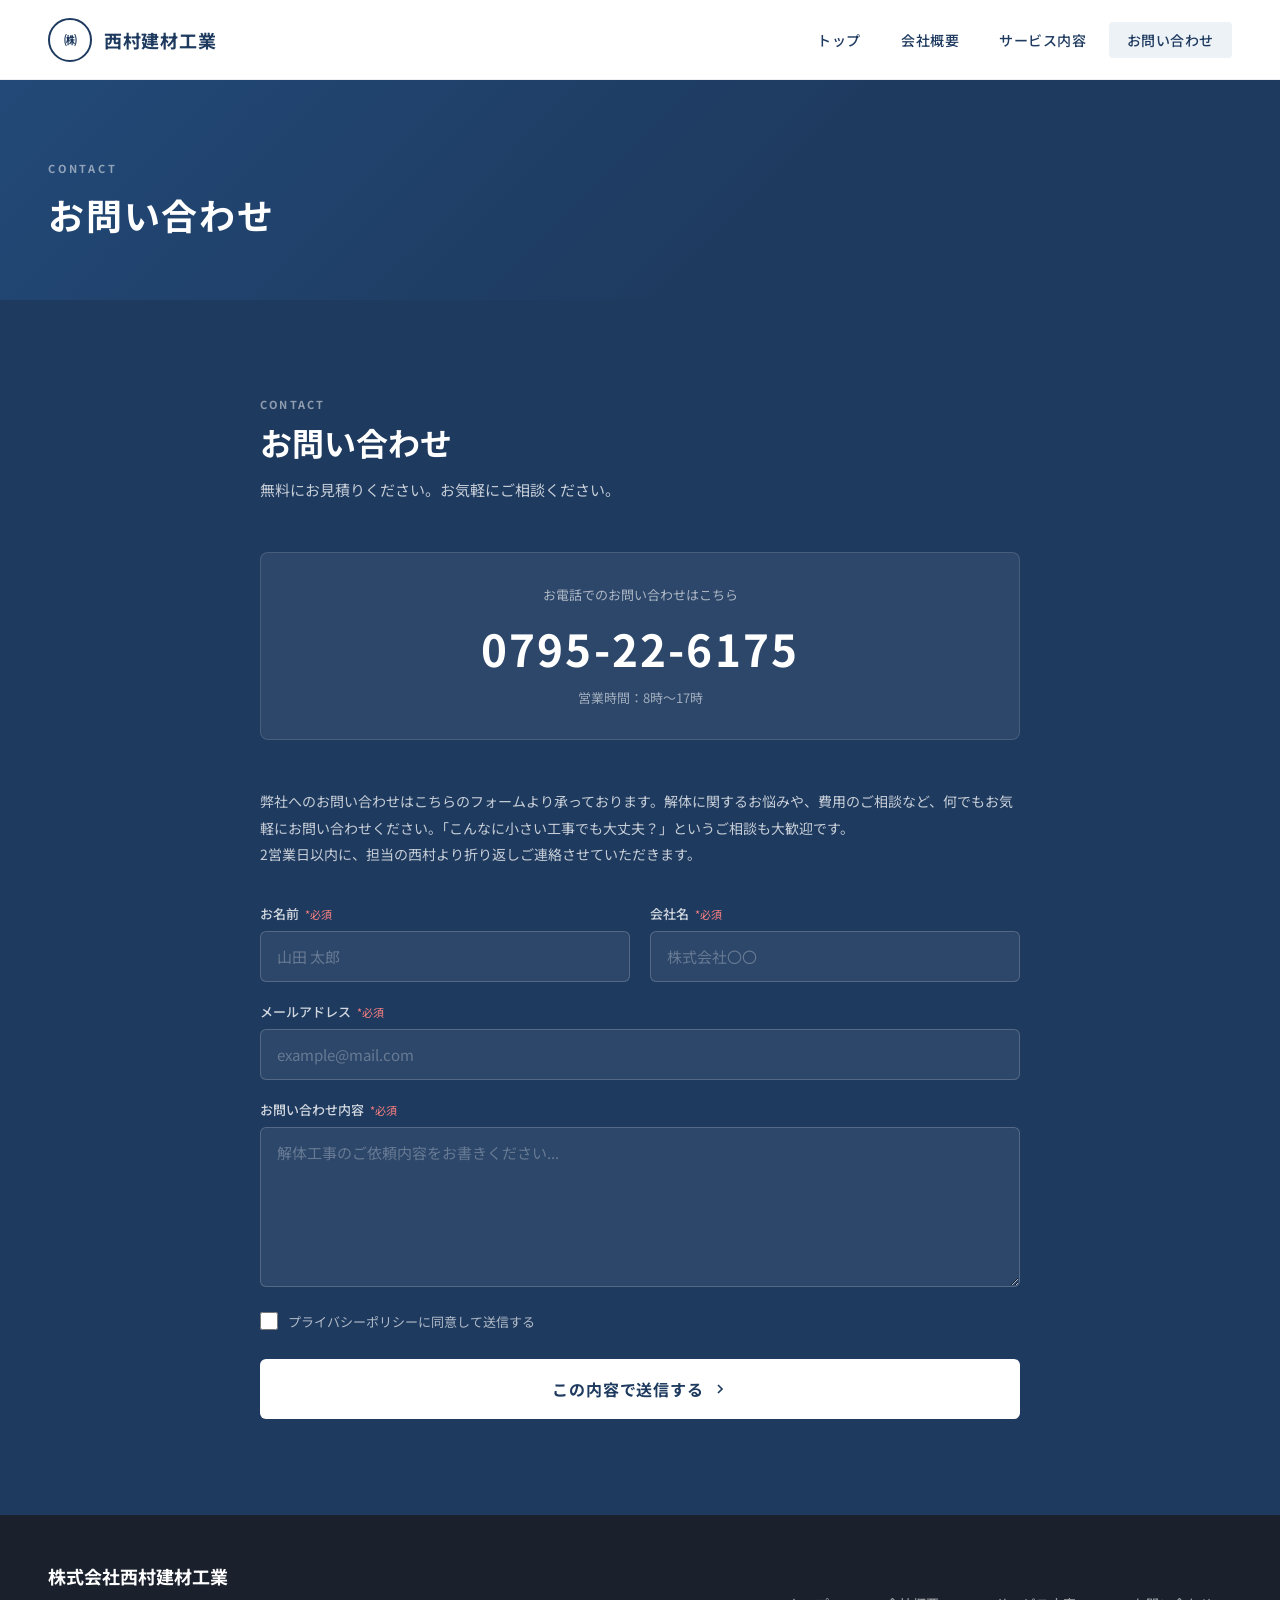
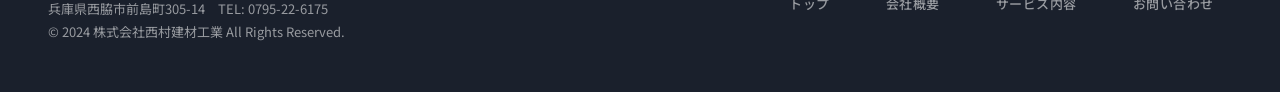
<file: contact.html>
<!DOCTYPE html>
<html lang="ja">
<head>
  <meta charset="UTF-8">
  <meta name="viewport" content="width=device-width, initial-scale=1.0">
  <title>お問い合わせ | 株式会社西村建材工業</title>
  <meta name="description" content="株式会社西村建材工業へのお問い合わせ。解体工事の無料お見積もり受付中。TEL: 0795-22-6175（8時〜17時）">
  <link rel="preconnect" href="https://fonts.googleapis.com">
  <link rel="preconnect" href="https://fonts.gstatic.com" crossorigin>
  <link href="https://fonts.googleapis.com/css2?family=Noto+Sans+JP:wght@300;400;500;700&display=swap" rel="stylesheet">
  <link rel="stylesheet" href="style.css">
  <style>
    .contact-section {
      background: var(--navy);
      padding: 96px 48px;
    }
    .contact-inner {
      max-width: 760px;
      margin: 0 auto;
    }
    .contact-section .section-label { color: rgba(255,255,255,0.5); }
    .contact-section .section-title { color: var(--white); margin-bottom: 12px; }
    .contact-lead {
      color: rgba(255,255,255,0.75);
      font-size: 15px;
      line-height: 1.9;
      margin-bottom: 48px;
    }

    /* 電話 */
    .tel-block {
      background: rgba(255,255,255,0.07);
      border: 1px solid rgba(255,255,255,0.12);
      border-radius: 8px;
      padding: 32px 40px;
      margin-bottom: 48px;
      text-align: center;
    }
    .tel-block-label {
      font-size: 13px;
      color: rgba(255,255,255,0.6);
      margin-bottom: 12px;
    }
    .tel-number {
      font-size: 44px;
      font-weight: 700;
      color: var(--white);
      letter-spacing: 0.05em;
      display: block;
      margin-bottom: 8px;
      text-decoration: none;
      transition: opacity 0.2s;
    }
    .tel-number:hover { opacity: 0.85; }
    .tel-hours {
      font-size: 13px;
      color: rgba(255,255,255,0.55);
    }

    /* フォーム */
    .form-desc {
      color: rgba(255,255,255,0.75);
      font-size: 14px;
      line-height: 1.9;
      margin-bottom: 36px;
    }
    .form-group { margin-bottom: 20px; }
    .form-label {
      display: block;
      font-size: 13px;
      font-weight: 500;
      color: rgba(255,255,255,0.8);
      margin-bottom: 8px;
    }
    .form-label .req {
      font-size: 11px;
      color: #fc8181;
      margin-left: 6px;
      font-weight: 400;
    }
    .form-input, .form-textarea {
      width: 100%;
      padding: 14px 16px;
      background: rgba(255,255,255,0.07);
      border: 1px solid rgba(255,255,255,0.18);
      border-radius: 6px;
      color: var(--white);
      font-size: 15px;
      font-family: 'Noto Sans JP', sans-serif;
      transition: border-color 0.2s;
      outline: none;
    }
    .form-input::placeholder, .form-textarea::placeholder { color: rgba(255,255,255,0.28); }
    .form-input:focus, .form-textarea:focus { border-color: var(--blue-light); }
    .form-textarea { height: 160px; resize: vertical; }
    .form-row {
      display: grid;
      grid-template-columns: 1fr 1fr;
      gap: 20px;
    }
    .privacy-row {
      display: flex;
      align-items: center;
      gap: 10px;
      margin-bottom: 28px;
      color: rgba(255,255,255,0.65);
      font-size: 13px;
    }
    .privacy-row input[type="checkbox"] {
      width: 18px; height: 18px;
      accent-color: var(--blue-light);
      flex-shrink: 0;
    }
    .submit-btn {
      width: 100%;
      padding: 18px;
      background: var(--white);
      color: var(--navy);
      border: none;
      border-radius: 6px;
      font-size: 16px;
      font-weight: 700;
      font-family: 'Noto Sans JP', sans-serif;
      cursor: pointer;
      transition: all 0.25s;
      display: flex;
      align-items: center;
      justify-content: center;
      gap: 8px;
      letter-spacing: 0.05em;
    }
    .submit-btn:hover { background: var(--light-gray); transform: translateY(-2px); }
    .submit-btn svg { width: 16px; height: 16px; }

    @media(max-width:960px){
      .contact-section { padding: 72px 24px; }
      .form-row { grid-template-columns: 1fr; }
      .tel-number { font-size: 32px; }
      .tel-block { padding: 24px; }
    }
  </style>
</head>
<body>

<header>
  <a href="index.html" class="logo">
    <div class="logo-mark">㈱</div>
    <span class="logo-text">西村建材工業</span>
  </a>
  <nav>
    <a href="index.html">トップ</a>
    <a href="company.html">会社概要</a>
    <a href="service.html">サービス内容</a>
    <a href="contact.html" class="active">お問い合わせ</a>
  </nav>
</header>

<div class="page-hero">
  <div class="page-hero-label">CONTACT</div>
  <h1>お問い合わせ</h1>
</div>

<section class="contact-section">
  <div class="contact-inner">
    <div class="section-label">CONTACT</div>
    <h2 class="section-title">お問い合わせ</h2>
    <p class="contact-lead">無料にお見積りください。お気軽にご相談ください。</p>

    <!-- 電話 -->
    <div class="tel-block">
      <div class="tel-block-label">お電話でのお問い合わせはこちら</div>
      <a href="tel:0795226175" class="tel-number">0795-22-6175</a>
      <div class="tel-hours">営業時間：8時〜17時</div>
    </div>

    <!-- フォーム -->
    <p class="form-desc">弊社へのお問い合わせはこちらのフォームより承っております。解体に関するお悩みや、費用のご相談など、何でもお気軽にお問い合わせください。「こんなに小さい工事でも大丈夫？」というご相談も大歓迎です。<br>2営業日以内に、担当の西村より折り返しご連絡させていただきます。</p>

    <form onsubmit="handleSubmit(event)">
      <div class="form-row">
        <div class="form-group">
          <label class="form-label">お名前<span class="req">*必須</span></label>
          <input type="text" class="form-input" placeholder="山田 太郎" required>
        </div>
        <div class="form-group">
          <label class="form-label">会社名<span class="req">*必須</span></label>
          <input type="text" class="form-input" placeholder="株式会社〇〇" required>
        </div>
      </div>
      <div class="form-group">
        <label class="form-label">メールアドレス<span class="req">*必須</span></label>
        <input type="email" class="form-input" placeholder="example@mail.com" required>
      </div>
      <div class="form-group">
        <label class="form-label">お問い合わせ内容<span class="req">*必須</span></label>
        <textarea class="form-textarea" placeholder="解体工事のご依頼内容をお書きください..." required></textarea>
      </div>
      <div class="privacy-row">
        <input type="checkbox" id="privacy" required>
        <label for="privacy">プライバシーポリシーに同意して送信する</label>
      </div>
      <button type="submit" class="submit-btn">
        この内容で送信する
        <svg viewBox="0 0 24 24" fill="none" stroke="currentColor" stroke-width="2.5"><polyline points="9 18 15 12 9 6"/></svg>
      </button>
    </form>
  </div>
</section>

<footer>
  <div>
    <div class="footer-logo">株式会社西村建材工業</div>
    <div class="footer-info">
      兵庫県西脇市前島町305-14　TEL: 0795-22-6175<br>
      © 2024 株式会社西村建材工業 All Rights Reserved.
    </div>
  </div>
  <nav class="footer-nav">
    <a href="index.html">トップ</a>
    <a href="company.html">会社概要</a>
    <a href="service.html">サービス内容</a>
    <a href="contact.html">お問い合わせ</a>
  </nav>
</footer>

<script>
function handleSubmit(e) {
  e.preventDefault();
  alert('お問い合わせありがとうございます。\n2営業日以内に担当の西村よりご連絡させていただきます。');
  e.target.reset();
}
</script>
</body>
</html>
</file>
<file: style.css>
/* ===== RESET & BASE ===== */
*, *::before, *::after { margin: 0; padding: 0; box-sizing: border-box; }
html { scroll-behavior: smooth; font-size: 16px; }
body {
  font-family: 'Noto Sans JP', 'Hiragino Kaku Gothic ProN', 'Meiryo', sans-serif;
  color: #2d3748;
  background: #fff;
  overflow-x: hidden;
}
img { max-width: 100%; display: block; }
a { text-decoration: none; color: inherit; }

/* ===== CSS VARIABLES ===== */
:root {
  --navy: #1e3a5f;
  --navy-dark: #152d4a;
  --blue: #2b6cb0;
  --blue-light: #4299e1;
  --white: #ffffff;
  --off-white: #f8f9fa;
  --light-gray: #edf2f7;
  --mid-gray: #a0aec0;
  --dark: #1a202c;
  --text: #2d3748;
  --text-light: #718096;
}

/* ===== HEADER ===== */
header {
  position: fixed;
  top: 0; left: 0; right: 0;
  z-index: 1000;
  background: rgba(255,255,255,0.97);
  backdrop-filter: blur(8px);
  border-bottom: 1px solid rgba(30,58,95,0.08);
  height: 80px;
  display: flex;
  align-items: center;
  justify-content: space-between;
  padding: 0 48px;
}
.logo {
  display: flex;
  align-items: center;
  gap: 12px;
}
.logo-mark {
  width: 44px; height: 44px;
  border-radius: 50%;
  border: 2px solid var(--navy);
  display: flex; align-items: center; justify-content: center;
  font-size: 13px; font-weight: 700;
  color: var(--navy);
  flex-shrink: 0;
}
.logo-text {
  font-size: 18px;
  font-weight: 700;
  color: var(--navy);
  letter-spacing: 0.04em;
  white-space: nowrap;
}
nav {
  display: flex;
  align-items: center;
  gap: 4px;
}
nav a {
  font-size: 14px;
  font-weight: 500;
  color: var(--navy);
  padding: 8px 18px;
  border-radius: 4px;
  letter-spacing: 0.04em;
  transition: background 0.2s;
}
nav a:hover, nav a.active { background: var(--light-gray); }

/* ===== PAGE HERO (subpages) ===== */
.page-hero {
  margin-top: 80px;
  background: var(--navy);
  padding: 80px 48px 60px;
  position: relative;
  overflow: hidden;
}
.page-hero::before {
  content: '';
  position: absolute;
  inset: 0;
  background: linear-gradient(135deg, rgba(43,108,176,0.3) 0%, transparent 60%);
}
.page-hero-label {
  font-size: 11px;
  font-weight: 700;
  letter-spacing: 0.25em;
  color: rgba(255,255,255,0.5);
  text-transform: uppercase;
  margin-bottom: 12px;
  position: relative;
}
.page-hero h1 {
  font-size: 36px;
  font-weight: 700;
  color: var(--white);
  letter-spacing: 0.05em;
  position: relative;
}

/* ===== SECTIONS ===== */
section { padding: 96px 48px; }
.section-label {
  font-size: 11px;
  font-weight: 700;
  letter-spacing: 0.2em;
  color: var(--blue);
  text-transform: uppercase;
  margin-bottom: 10px;
}
.section-title {
  font-size: 32px;
  font-weight: 700;
  color: var(--navy);
  margin-bottom: 16px;
  line-height: 1.3;
}
.section-lead {
  font-size: 15px;
  color: var(--text-light);
  line-height: 1.9;
  max-width: 640px;
}
.section-header { margin-bottom: 64px; }

/* ===== CARDS ===== */
.card-grid-3 {
  display: grid;
  grid-template-columns: repeat(3, 1fr);
  gap: 32px;
}
.card {
  background: var(--white);
  border-radius: 8px;
  overflow: hidden;
  box-shadow: 0 2px 24px rgba(0,0,0,0.07);
  transition: transform 0.3s, box-shadow 0.3s;
}
.card:hover {
  transform: translateY(-6px);
  box-shadow: 0 16px 40px rgba(0,0,0,0.12);
}
.card-img {
  width: 100%; height: 220px;
  object-fit: cover;
}
.card-body { padding: 28px; }
.card-num {
  font-size: 11px;
  font-weight: 700;
  letter-spacing: 0.15em;
  color: var(--blue);
  margin-bottom: 10px;
}
.card-title {
  font-size: 20px;
  font-weight: 700;
  color: var(--navy);
  margin-bottom: 14px;
}
.card-text {
  font-size: 14px;
  color: var(--text-light);
  line-height: 1.85;
}

/* ===== CTA BUTTON ===== */
.btn {
  display: inline-flex;
  align-items: center;
  gap: 8px;
  font-size: 14px;
  font-weight: 700;
  letter-spacing: 0.05em;
  padding: 14px 28px;
  border-radius: 4px;
  transition: all 0.25s;
  cursor: pointer;
  border: none;
}
.btn-white {
  background: var(--white);
  color: var(--navy);
}
.btn-white:hover { background: var(--light-gray); transform: translateY(-2px); }
.btn-navy {
  background: var(--navy);
  color: var(--white);
}
.btn-navy:hover { background: var(--navy-dark); transform: translateY(-2px); }
.btn-outline {
  background: transparent;
  color: var(--blue-light);
  border: 1px solid var(--blue-light);
}
.btn-outline:hover { background: rgba(66,153,225,0.1); }
.btn svg { width: 16px; height: 16px; flex-shrink: 0; }

/* ===== FOOTER ===== */
footer {
  background: var(--dark);
  color: rgba(255,255,255,0.55);
  padding: 48px;
  display: flex;
  align-items: center;
  justify-content: space-between;
  flex-wrap: wrap;
  gap: 24px;
}
.footer-logo {
  font-size: 18px;
  font-weight: 700;
  color: var(--white);
  margin-bottom: 8px;
}
.footer-info { font-size: 13px; line-height: 1.8; }
.footer-nav {
  display: flex;
  gap: 20px;
  flex-wrap: wrap;
}
.footer-nav a {
  color: rgba(255,255,255,0.55);
  font-size: 13px;
  transition: color 0.2s;
}
.footer-nav a:hover { color: var(--white); }

/* ===== RESPONSIVE ===== */
@media (max-width: 960px) {
  header { padding: 0 24px; height: 68px; }
  section { padding: 72px 24px; }
  .page-hero { padding: 60px 24px 48px; }
  .card-grid-3 { grid-template-columns: 1fr; gap: 24px; }
  footer { padding: 40px 24px; flex-direction: column; align-items: flex-start; }
  nav a { padding: 8px 12px; font-size: 13px; }
}
</file>
